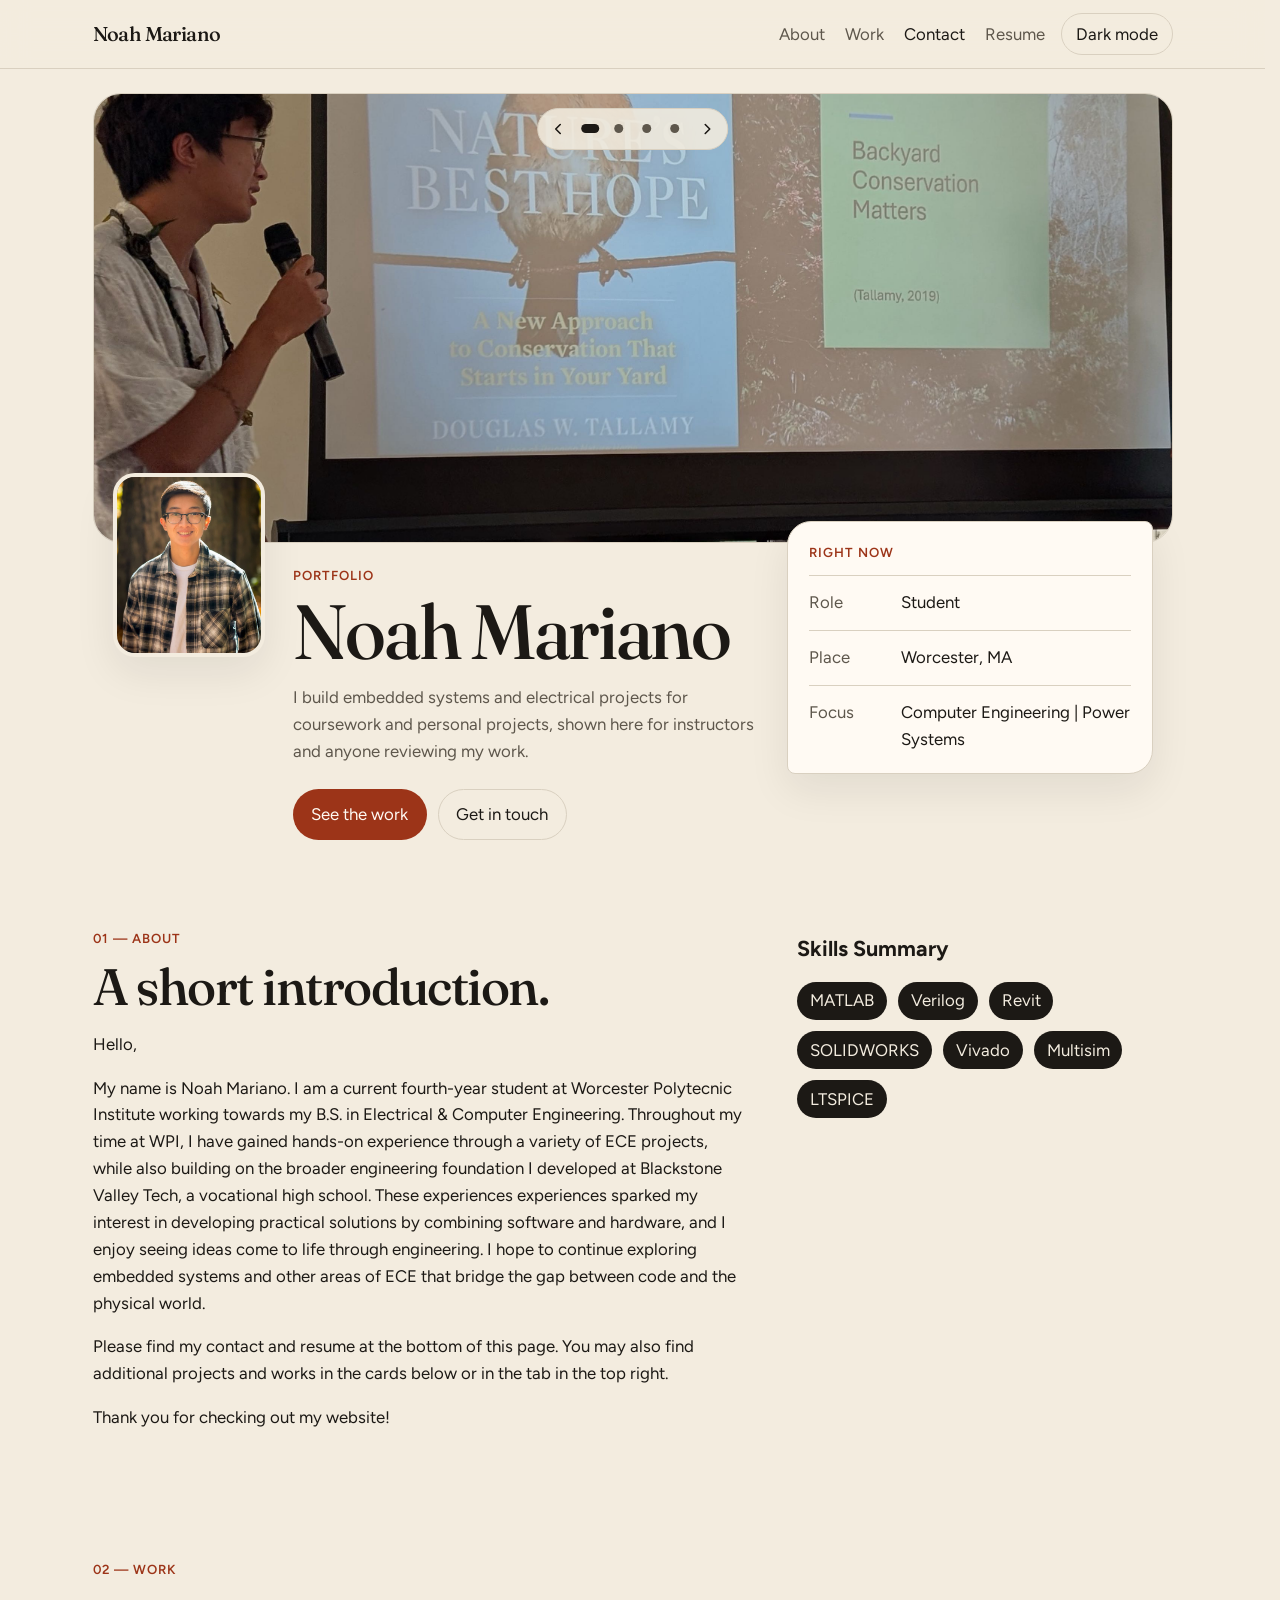
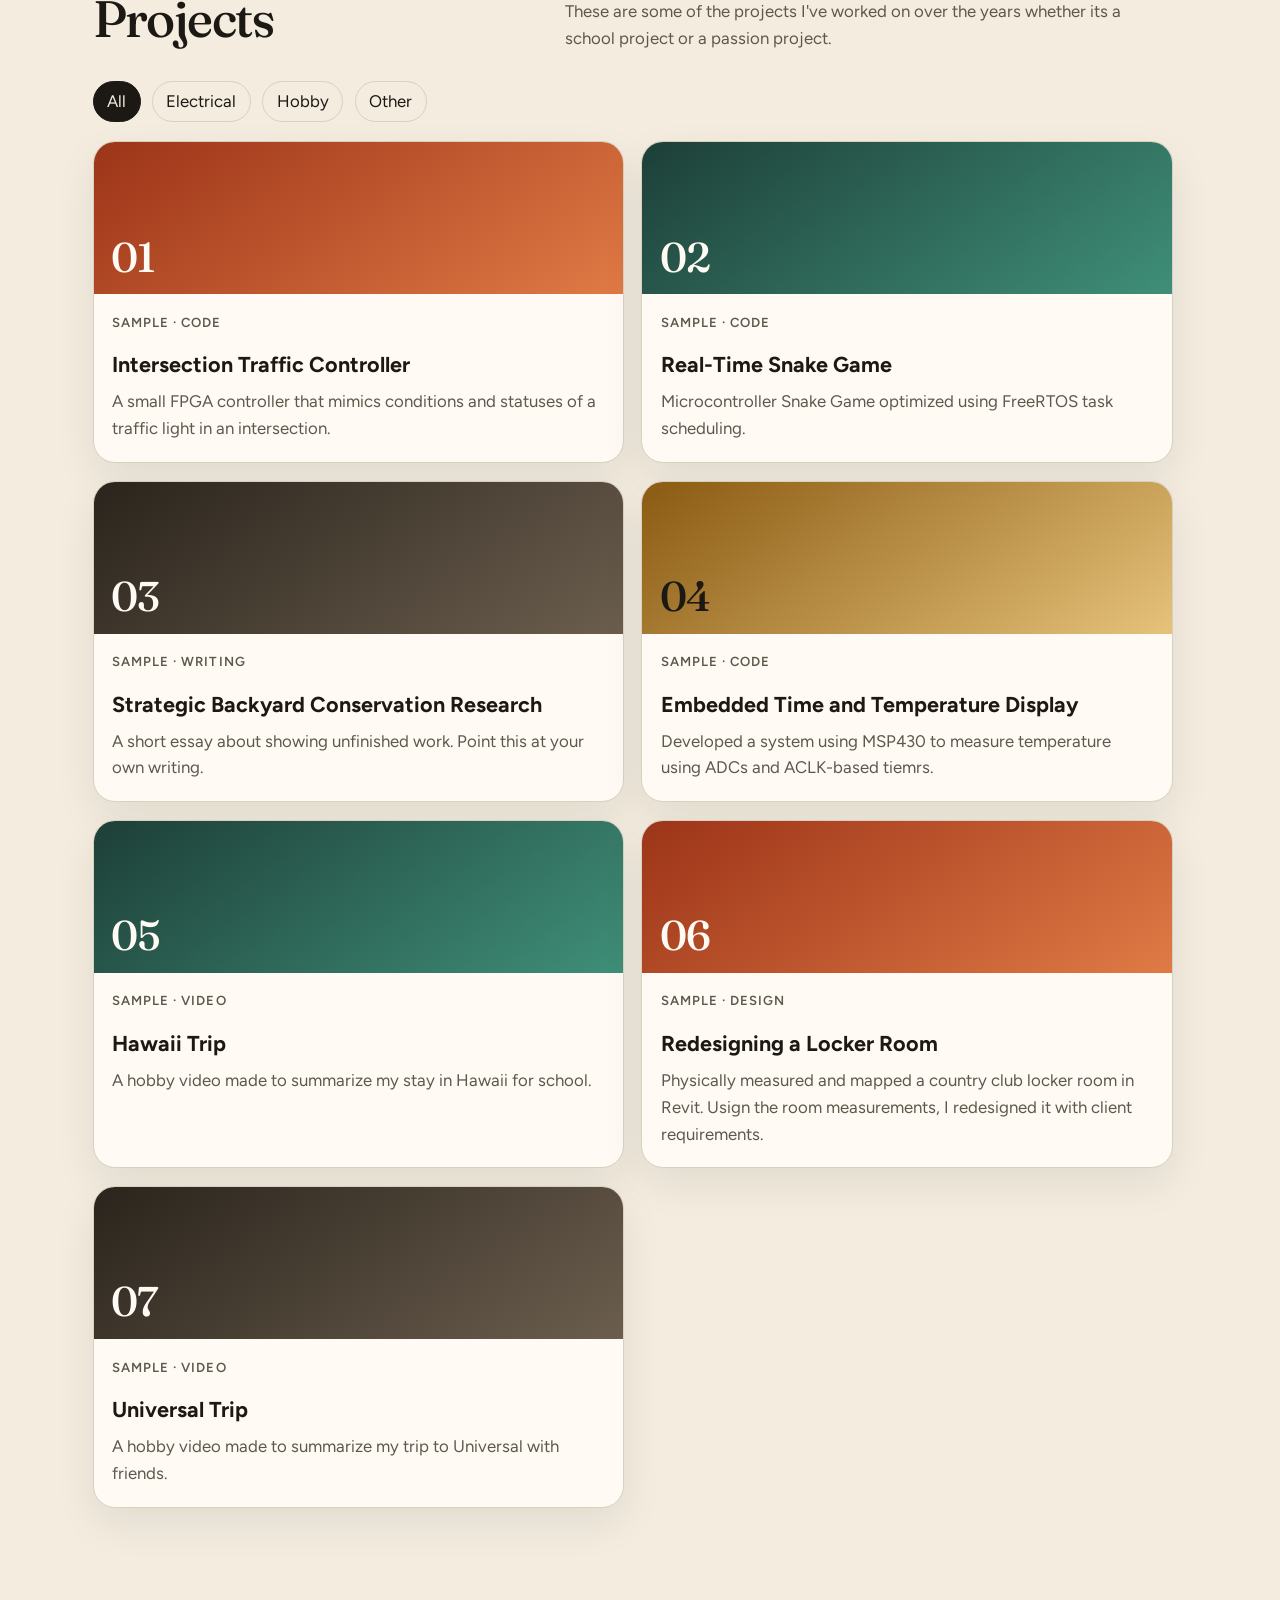
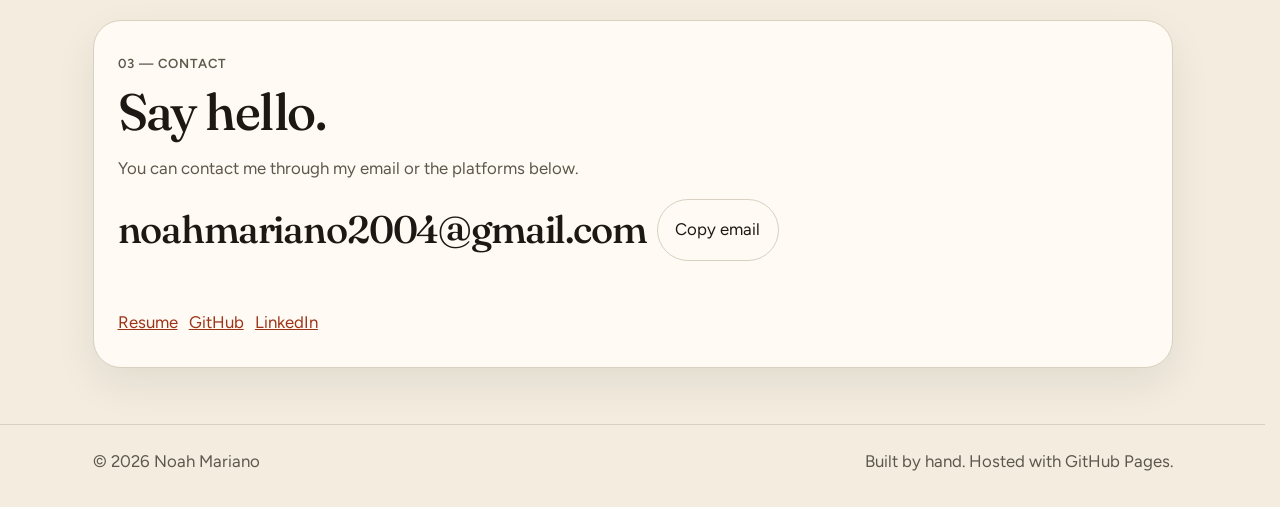
<file: index.html>
<!DOCTYPE html>
<html lang="en">
  <head>
    <meta charset="UTF-8">
    <meta name="viewport" content="width=device-width, initial-scale=1">
    <title>Noah Mariano — Portfolio</title>
    <meta name="description" content="A personal portfolio.">
    <link rel="icon" href="favicon.svg" type="image/svg+xml">
    <link rel="preconnect" href="https://fonts.googleapis.com">
    <link rel="preconnect" href="https://fonts.gstatic.com" crossorigin>
    <link href="https://fonts.googleapis.com/css2?family=Figtree:wght@400;500;600&family=Fraunces:opsz,wght@9..144,500;9..144,620&display=swap" rel="stylesheet">
    <link rel="stylesheet" href="css/styles.css">
    <!--
      This runs before the page paints so the theme does not flash.
      The rest of the behavior lives in js/main.js.
    -->
    <script>
      try {
        var savedTheme = localStorage.getItem("theme");
        var prefersDark = window.matchMedia("(prefers-color-scheme: dark)").matches;
        document.documentElement.dataset.theme = savedTheme || (prefersDark ? "dark" : "light");
      } catch (error) {
        document.documentElement.dataset.theme = "light";
      }
    </script>
  </head>
  <body>
    <a class="skip-link" href="#about">Skip to content</a>

    <header class="site-header">
      <div class="wrap header-inner">
        <a class="wordmark" href="#top">Noah Mariano</a>
        <nav id="site-nav" class="nav" data-nav aria-label="Sections">
          <a href="#about">About</a>
          <a href="#work">Work</a>
          <a href="#contact">Contact</a>
          <a href="resume.html">Resume</a>
        </nav>
        <div class="header-actions">
          <button class="menu-toggle" type="button" data-menu-toggle aria-expanded="false" aria-controls="site-nav">
            Menu
          </button>
          <button class="theme-toggle" type="button" data-theme-toggle aria-pressed="false">
            Dark mode
          </button>
        </div>
      </div>
    </header>

    <main id="top">
      <section class="hero">
        <div class="wrap">
          <!--
            Add another banner by copying a banner-slide line and changing its src and alt.
            The arrows and dots work for however many slides are listed here.
          -->
          <div class="hero-banner" data-banner>
            <img class="banner-slide is-active" data-banner-slide src="images/banner.jpg" alt="Me presenting the Strategic Backyard Conservation Project">
            <img class="banner-slide" data-banner-slide src="images/banner-img2.jpg" alt="MOSFET switching application lab: PWM motor speed controller">
            <img class="banner-slide banner-3" data-banner-slide src="images/banner-img3.jpg" alt="Snake Game optimized with FreeRTOS">
            <img class="banner-slide" data-banner-slide src="images/banner-img4.png" alt="SkillsUSA States 2023 Bronze">
            <div class="banner-controls">
              <button class="banner-arrow" type="button" data-banner-prev aria-label="Previous banner">
                <svg viewBox="0 0 16 16" width="16" height="16" aria-hidden="true"><path d="M10 3.5 L5.5 8 L10 12.5" fill="none" stroke="currentColor" stroke-width="1.6" stroke-linecap="round" stroke-linejoin="round"/></svg>
              </button>
              <div class="banner-dots" data-banner-dots></div>
              <button class="banner-arrow" type="button" data-banner-next aria-label="Next banner">
                <svg viewBox="0 0 16 16" width="16" height="16" aria-hidden="true"><path d="M6 3.5 L10.5 8 L6 12.5" fill="none" stroke="currentColor" stroke-width="1.6" stroke-linecap="round" stroke-linejoin="round"/></svg>
              </button>
            </div>
          </div>
          <div class="hero-grid">
            <img class="portrait" src="images/portrait.jpg" alt="Noah Mariano" width="152" height="184">
            <div>
            <p class="eyebrow">Portfolio</p>
            <h1>Noah Mariano</h1>
            <p class="lede">
              I build embedded systems and electrical projects for coursework and personal projects, shown here for instructors and anyone reviewing my work.
            </p>
            <div class="hero-actions">
              <a class="button button-primary" href="#work">See the work</a>
              <a class="button button-secondary" href="#contact">Get in touch</a>
            </div>
          </div>
          <aside class="now-card">
            <p class="eyebrow">Right now</p>
            <dl>
              <div>
                <dt>Role</dt>
                <dd>Student</dd>
              </div>
              <div>
                <dt>Place</dt>
                <dd>Worcester, MA</dd>
              </div>
              <div>
                <dt>Focus</dt>
                <dd>Computer Engineering | Power Systems</dd>
              </div>
            </dl>
          </aside>
          </div>
        </div>
      </section>

      <section id="about" class="section">
        <div class="wrap split">
          <div>
            <p class="index">01 — About</p>
            <h2>A short introduction.</h2>
            <p>
              Hello,
            </p>
            <p>
              My name is Noah Mariano. I am a current fourth-year student at Worcester Polytecnic Institute working towards my B.S. in Electrical & Computer Engineering. 
              Throughout my time at WPI, I have gained hands-on experience through a variety of ECE projects, while also building on the broader engineering foundation I developed
              at Blackstone Valley Tech, a vocational high school. These experiences experiences sparked my interest in developing practical solutions by combining software and hardware,
              and I enjoy seeing ideas come to life through engineering. I hope to continue exploring embedded systems and other areas of ECE that bridge the gap between code and the physical world.
            </p>
            <p>
              Please find my contact and resume at the bottom of this page. You may also find additional projects and works in the cards below or in the tab in the top right.
            </p>
            <p>
              Thank you for checking out my website!
            </p>
          </div>
          <div>
            <h3 class="subhead">Skills Summary</h3>
            <ul class="chips">
              <li>MATLAB</li>
              <li>Verilog</li>
              <li>Revit</li>
              <li>SOLIDWORKS</li>
              <li>Vivado</li>
              <li>Multisim</li>
              <li>LTSPICE</li>
            </ul>
          </div>
        </div>
      </section>

      <section id="work" class="section">
        <div class="wrap">
          <p class="index">02 — Work</p>
          <div class="section-heading">
            <h2>Projects</h2>
            <p>These are some of the projects I've worked on over the years whether its a school project or a passion project.</p>
          </div>

          <div class="filters" role="group" aria-label="Filter projects">
            <button class="filter is-active" type="button" data-filter="all" aria-pressed="true">All</button>
            <button class="filter" type="button" data-filter="electrical" aria-pressed="false">Electrical</button>
            <button class="filter" type="button" data-filter="hobby" aria-pressed="false">Hobby</button>
            <button class="filter" type="button" data-filter="other" aria-pressed="false">Other</button>
          </div>

          <div class="work-grid">
            <a class="card" href="projects/itc.html" data-category="electrical">
              <div class="card-cover tone-rust" aria-hidden="true"><span>01</span></div>
              <div class="card-body">
                <p class="eyebrow">Sample · Code</p>
                <h3>Intersection Traffic Controller</h3>
                <p>A small FPGA controller that mimics conditions and statuses of a traffic light in an intersection.</p>
              </div>
            </a>

            <a class="card" href="projects/rtsg.html" data-category="electrical">
              <div class="card-cover tone-green" aria-hidden="true"><span>02</span></div>
              <div class="card-body">
                <p class="eyebrow">Sample · Code</p>
                <h3>Real-Time Snake Game</h3>
                <p>Microcontroller Snake Game optimized using FreeRTOS task scheduling.</p>
              </div>
            </a>

            <a class="card" href="projects/iqp.html" data-category="other">
              <div class="card-cover tone-ink" aria-hidden="true"><span>03</span></div>
              <div class="card-body">
                <p class="eyebrow">Sample · Writing</p>
                <h3>Strategic Backyard Conservation Research</h3>
                <p>A short essay about showing unfinished work. Point this at your own writing.</p>
              </div>
            </a>

            <a class="card" href="projects/tempDisp.html" data-category="electrical">
              <div class="card-cover tone-gold" aria-hidden="true"><span>04</span></div>
              <div class="card-body">
                <p class="eyebrow">Sample · Code</p>
                <h3>Embedded Time and Temperature Display</h3>
                <p>Developed a system using MSP430 to measure temperature using ADCs and ACLK-based tiemrs.</p>
              </div>
            </a>

            <a class="card" href="projects/hawaii.html" data-category="hobby">
              <div class="card-cover tone-green" aria-hidden="true"><span>05</span></div>
              <div class="card-body">
                <p class="eyebrow">Sample · Video</p>
                <h3>Hawaii Trip</h3>
                <p>A hobby video made to summarize my stay in Hawaii for school.</p>
              </div>
            </a>

            <a class="card" href="projects/locker.html" data-category="other">
              <div class="card-cover tone-rust" aria-hidden="true"><span>06</span></div>
              <div class="card-body">
                <p class="eyebrow">Sample · Design</p>
                <h3>Redesigning a Locker Room</h3>
                <p>Physically measured and mapped a country club locker room in Revit. Usign the room measurements, I redesigned it with client requirements.</p>
              </div>
            </a>

            <a class="card" href="projects/universal.html" data-category="other">
              <div class="card-cover tone-ink" aria-hidden="true"><span>07</span></div>
              <div class="card-body">
                <p class="eyebrow">Sample · Video</p>
                <h3>Universal Trip</h3>
                <p>A hobby video made to summarize my trip to Universal with friends.</p>
              </div>
            </a>
          </div>
          <p class="empty-note" data-empty hidden>Nothing in this category yet. Add a project with this tag, or choose another filter.</p>
        </div>
      </section>

      <section id="contact" class="section">
        <div class="wrap contact-panel">
          <p class="index">03 — Contact</p>
          <h2>Say hello.</h2>
          <p>You can contact me through my email or the platforms below.</p>
          <div class="email-row">
            <a class="email" data-email href="mailto:noahmariano2004@gmail.com">noahmariano2004@gmail.com</a>
            <button class="button button-secondary" type="button" data-copy>Copy email</button>
          </div>
          <p class="copy-status" data-copy-status aria-live="polite"></p>
          <ul class="link-list">
            <li><a href="resume.html">Resume</a></li>
            <li><a href="https://github.com/" target="_blank" rel="noreferrer">GitHub</a></li>
            <li><a href="https://www.linkedin.com/" target="_blank" rel="noreferrer">LinkedIn</a></li>
          </ul>
        </div>
      </section>
    </main>

    <footer class="site-footer">
      <div class="wrap footer-inner">
        <p>© <span data-year>2026</span> Noah Mariano</p>
        <p>Built by hand. Hosted with GitHub Pages.</p>
      </div>
    </footer>

    <script src="js/main.js"></script>
  </body>
</html>
</file>
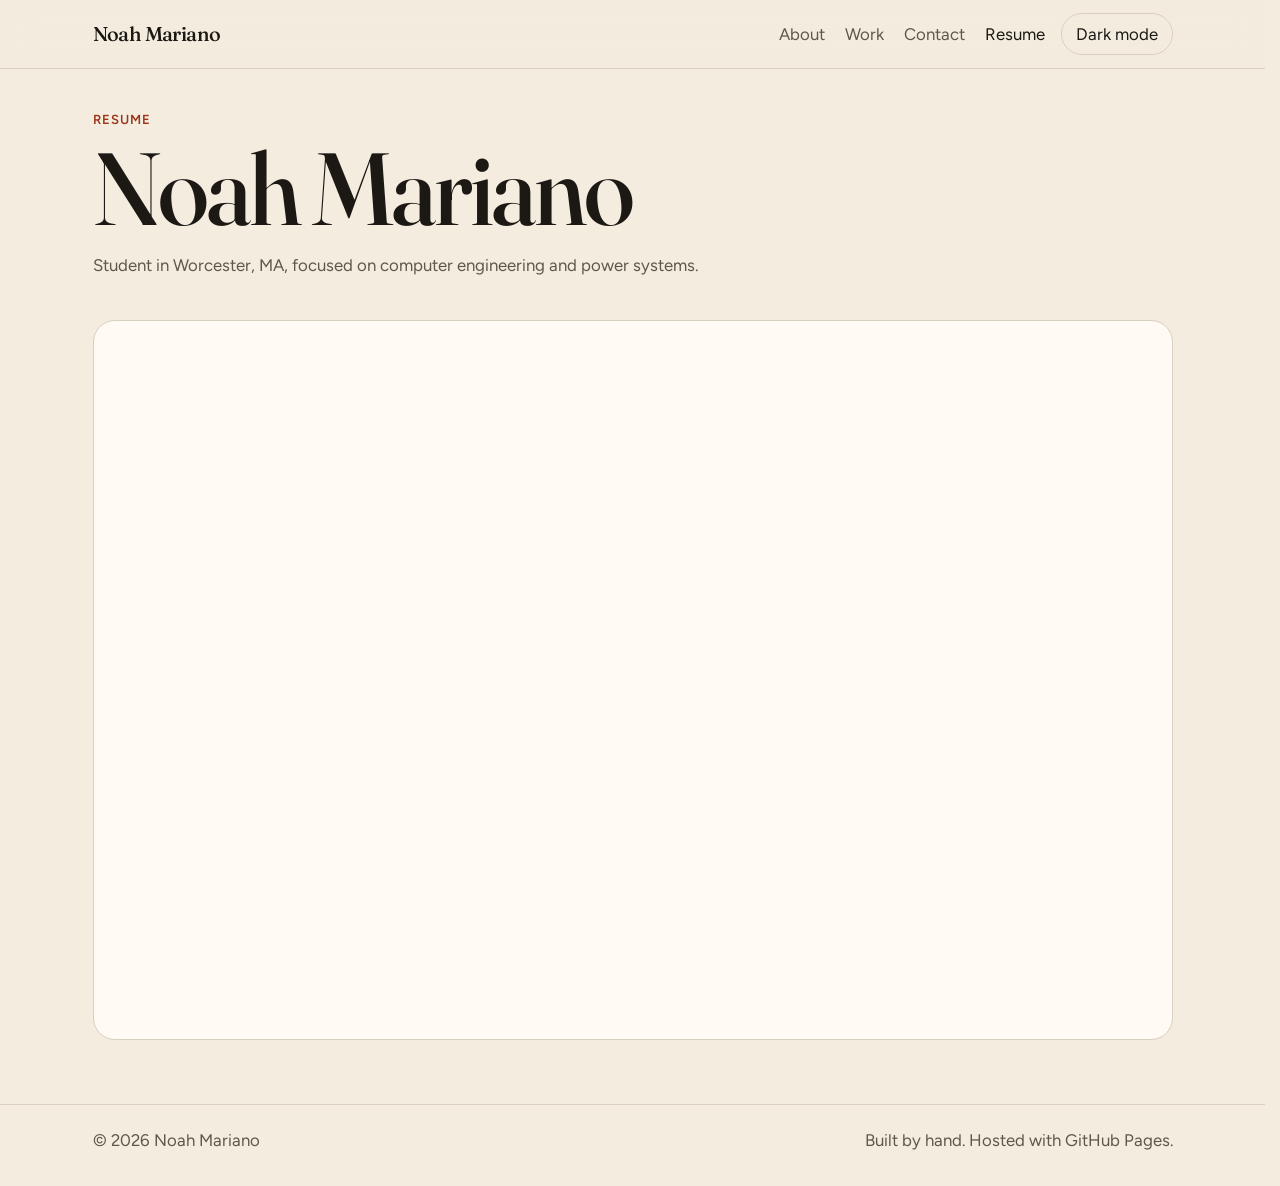
<file: resume.html>
<!DOCTYPE html>
<html lang="en">
  <head>
    <meta charset="UTF-8">
    <meta name="viewport" content="width=device-width, initial-scale=1">
    <title>Noah Mariano — Resume</title>
    <meta name="description" content="Resume for Noah Mariano.">
    <link rel="icon" href="favicon.svg" type="image/svg+xml">
    <link rel="preconnect" href="https://fonts.googleapis.com">
    <link rel="preconnect" href="https://fonts.gstatic.com" crossorigin>
    <link href="https://fonts.googleapis.com/css2?family=Figtree:wght@400;500;600&family=Fraunces:opsz,wght@9..144,500;9..144,620&display=swap" rel="stylesheet">
    <link rel="stylesheet" href="css/styles.css">
    <script>
      try {
        var savedTheme = localStorage.getItem("theme");
        var prefersDark = window.matchMedia("(prefers-color-scheme: dark)").matches;
        document.documentElement.dataset.theme = savedTheme || (prefersDark ? "dark" : "light");
      } catch (error) {
        document.documentElement.dataset.theme = "light";
      }
    </script>
  </head>
  <body>
    <a class="skip-link" href="#resume">Skip to content</a>

    <header class="site-header">
      <div class="wrap header-inner">
        <a class="wordmark" href="index.html">Noah Mariano</a>
        <nav id="site-nav" class="nav" data-nav aria-label="Sections">
          <a href="index.html#about">About</a>
          <a href="index.html#work">Work</a>
          <a href="index.html#contact">Contact</a>
          <a href="resume.html" aria-current="page">Resume</a>
        </nav>
        <div class="header-actions">
          <button class="menu-toggle" type="button" data-menu-toggle aria-expanded="false" aria-controls="site-nav">
            Menu
          </button>
          <button class="theme-toggle" type="button" data-theme-toggle aria-pressed="false">
            Dark mode
          </button>
        </div>
      </div>
    </header>

    <main id="resume" class="wrap section resume-page">
      <p class="eyebrow">Resume</p>
      <h1>Noah Mariano</h1>
      <p class="lede">Student in Worcester, MA, focused on computer engineering and power systems.</p>
      <p data-resume-missing>
        Save your resume PDF in this folder as <code>resume.pdf</code>. This page will show it here.
      </p>
      <iframe class="resume-frame" data-resume-embed src="resume.pdf" title="Noah Mariano resume" hidden></iframe>
    </main>

    <footer class="site-footer">
      <div class="wrap footer-inner">
        <p>© <span data-year>2026</span> Noah Mariano</p>
        <p>Built by hand. Hosted with GitHub Pages.</p>
      </div>
    </footer>

    <script src="js/main.js"></script>
  </body>
</html>
</file>
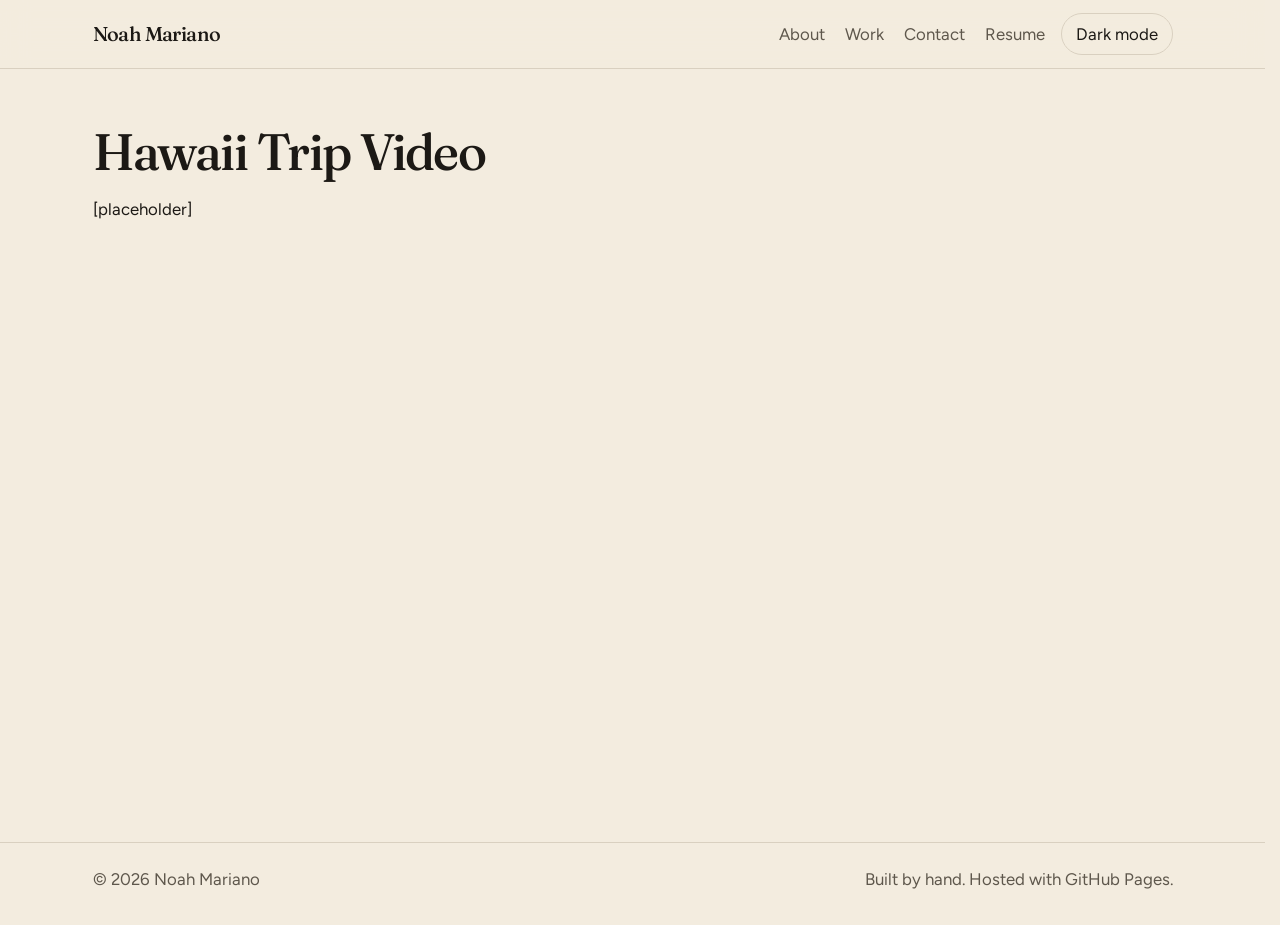
<file: projects/hawaii.html>
<!DOCTYPE html>
<html lang="en">
  <head>
    <meta charset="UTF-8">
    <meta name="viewport" content="width=device-width, initial-scale=1">
    <title>Hawaii Trip Video</title>
    <link rel="icon" href="../favicon.svg" type="image/svg+xml">
    <link rel="preconnect" href="https://fonts.googleapis.com">
    <link rel="preconnect" href="https://fonts.gstatic.com" crossorigin>
    <link href="https://fonts.googleapis.com/css2?family=Figtree:wght@400;500;600&family=Fraunces:opsz,wght@9..144,500;9..144,620&display=swap" rel="stylesheet">
    <link rel="stylesheet" href="../css/styles.css">
    <script>
      try {
        var savedTheme = localStorage.getItem("theme");
        var prefersDark = window.matchMedia("(prefers-color-scheme: dark)").matches;
        document.documentElement.dataset.theme = savedTheme || (prefersDark ? "dark" : "light");
      } catch (error) {
        document.documentElement.dataset.theme = "light";
      }
    </script>
  </head>
  <body>
    <a class="skip-link" href="#content">Skip to content</a>

    <header class="site-header">
      <div class="wrap header-inner">
        <a class="wordmark" href="../index.html">Noah Mariano</a>
        <nav id="site-nav" class="nav" data-nav aria-label="Sections">
          <a href="../index.html#about">About</a>
          <a href="../index.html#work">Work</a>
          <a href="../index.html#contact">Contact</a>
          <a href="../resume.html">Resume</a>
        </nav>
        <div class="header-actions">
          <button class="menu-toggle" type="button" data-menu-toggle aria-expanded="false" aria-controls="site-nav">
            Menu
          </button>
          <button class="theme-toggle" type="button" data-theme-toggle aria-pressed="false">
            Dark mode
          </button>
        </div>
      </div>
    </header>

    <main id="content" class="wrap section">
      <h2>Hawaii Trip Video</h2>
      <p>[placeholder]</p>

      <div class="video">
        <iframe
            src="https://www.youtube.com/embed/Cz4uDkuIKiA"
            title="Hawaii Trip"
            allow="accelerometer; autoplay; clipboard-write; encrypted-media; gyroscope; picture-in-picture; web-share"
            allowfullscreen>
        </iframe>
      </div>
    </main>
    <footer class="site-footer">
      <div class="wrap footer-inner">
        <p>© <span data-year>2026</span> Noah Mariano</p>
        <p>Built by hand. Hosted with GitHub Pages.</p>
      </div>
    </footer>

    <script src="../js/main.js"></script>
  </body>
</html>
</file>
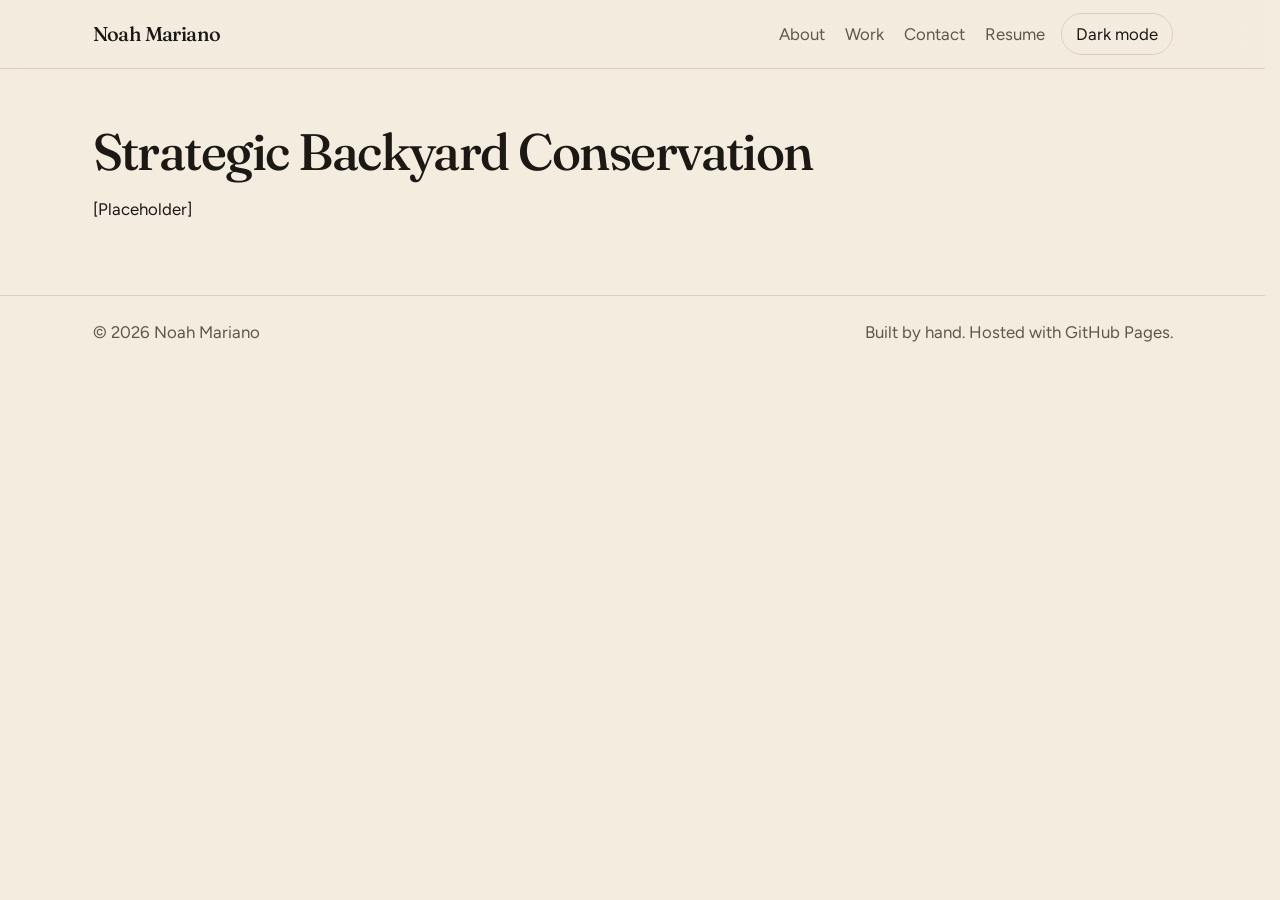
<file: projects/iqp.html>
<!DOCTYPE html>
<html lang="en">
  <head>
    <meta charset="UTF-8">
    <meta name="viewport" content="width=device-width, initial-scale=1">
    <title>Strategeic Backyard Conservation</title>
    <link rel="icon" href="../favicon.svg" type="image/svg+xml">
    <link rel="preconnect" href="https://fonts.googleapis.com">
    <link rel="preconnect" href="https://fonts.gstatic.com" crossorigin>
    <link href="https://fonts.googleapis.com/css2?family=Figtree:wght@400;500;600&family=Fraunces:opsz,wght@9..144,500;9..144,620&display=swap" rel="stylesheet">
    <link rel="stylesheet" href="../css/styles.css">
    <script>
      try {
        var savedTheme = localStorage.getItem("theme");
        var prefersDark = window.matchMedia("(prefers-color-scheme: dark)").matches;
        document.documentElement.dataset.theme = savedTheme || (prefersDark ? "dark" : "light");
      } catch (error) {
        document.documentElement.dataset.theme = "light";
      }
    </script>
  </head>
  <body>
    <a class="skip-link" href="#content">Skip to content</a>

    <header class="site-header">
      <div class="wrap header-inner">
        <a class="wordmark" href="../index.html">Noah Mariano</a>
        <nav id="site-nav" class="nav" data-nav aria-label="Sections">
          <a href="../index.html#about">About</a>
          <a href="../index.html#work">Work</a>
          <a href="../index.html#contact">Contact</a>
          <a href="../resume.html">Resume</a>
        </nav>
        <div class="header-actions">
          <button class="menu-toggle" type="button" data-menu-toggle aria-expanded="false" aria-controls="site-nav">
            Menu
          </button>
          <button class="theme-toggle" type="button" data-theme-toggle aria-pressed="false">
            Dark mode
          </button>
        </div>
      </div>
    </header>

    <main id="content" class="wrap section">
      <h2>Strategic Backyard Conservation</h2>
      <p>[Placeholder]</p>
    </main>
    <footer class="site-footer">
      <div class="wrap footer-inner">
        <p>© <span data-year>2026</span> Noah Mariano</p>
        <p>Built by hand. Hosted with GitHub Pages.</p>
      </div>
    </footer>

    <script src="../js/main.js"></script>
  </body>
</html>
</file>
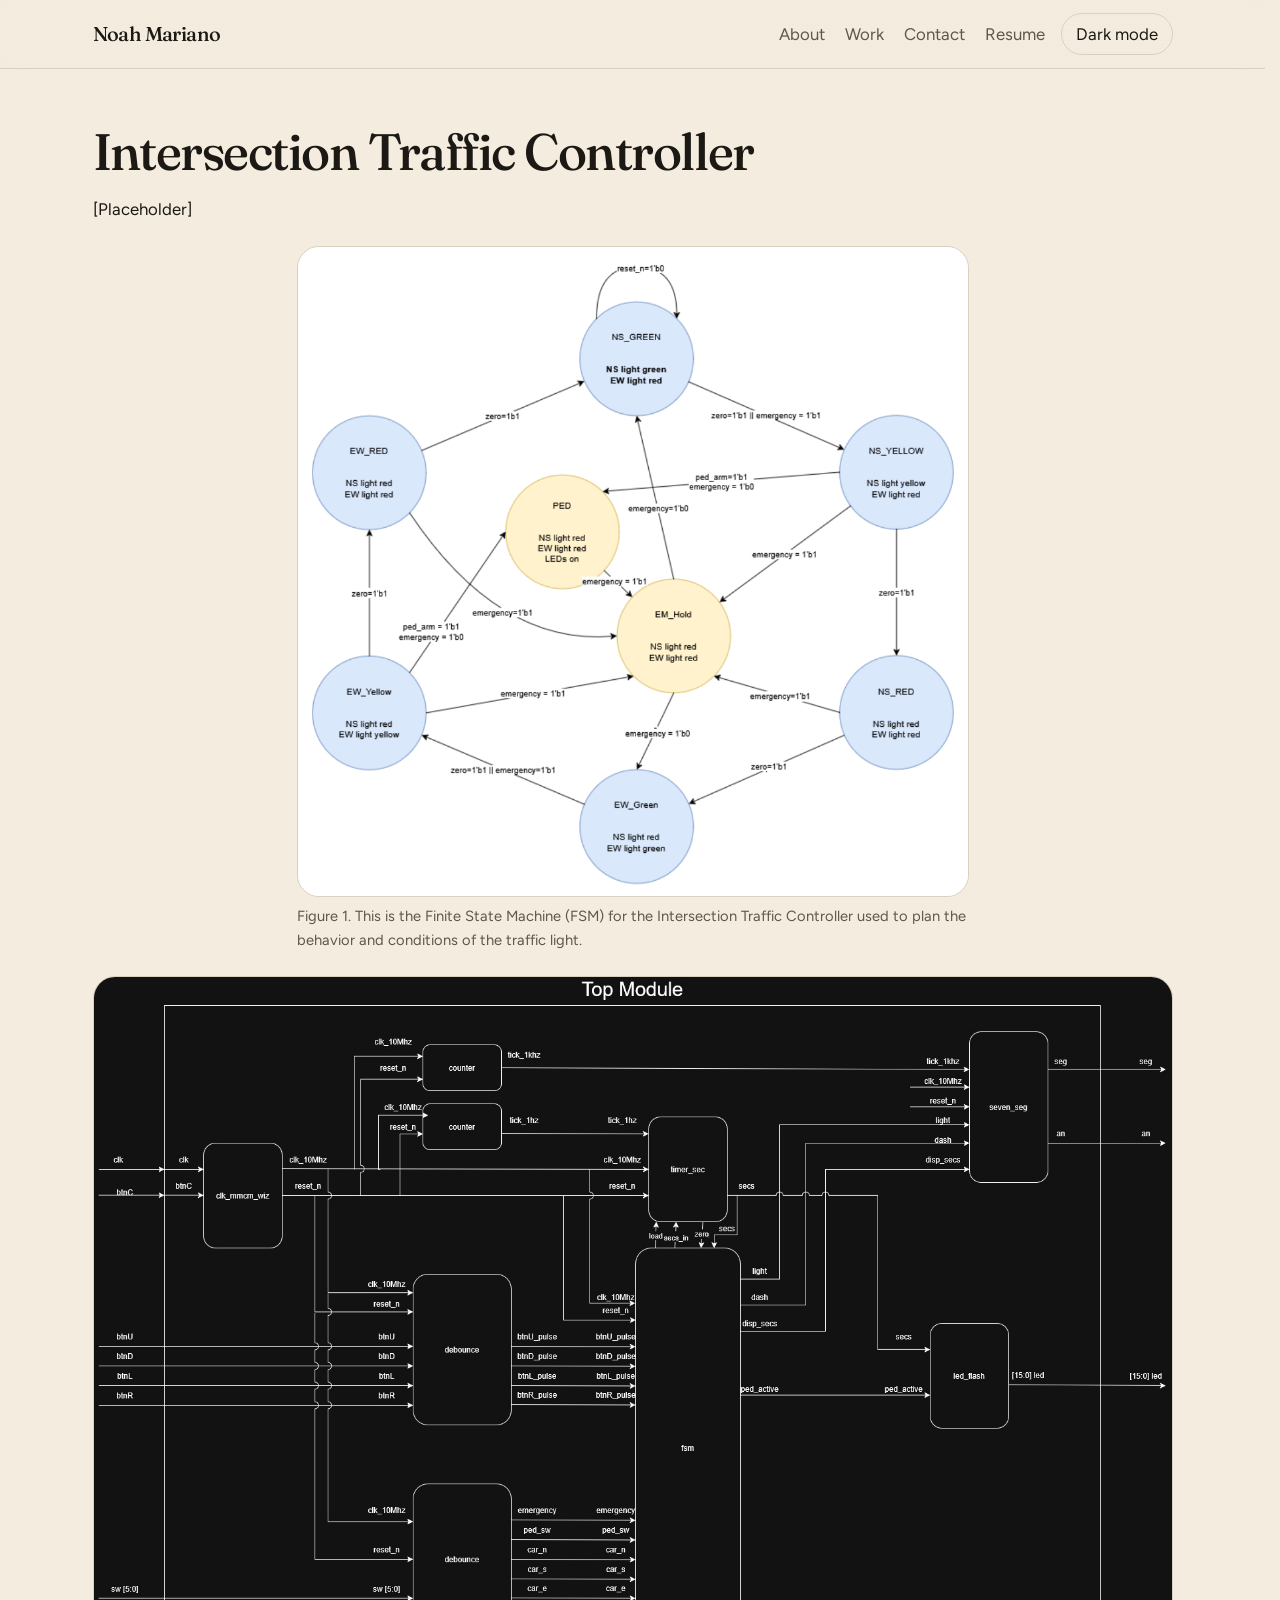
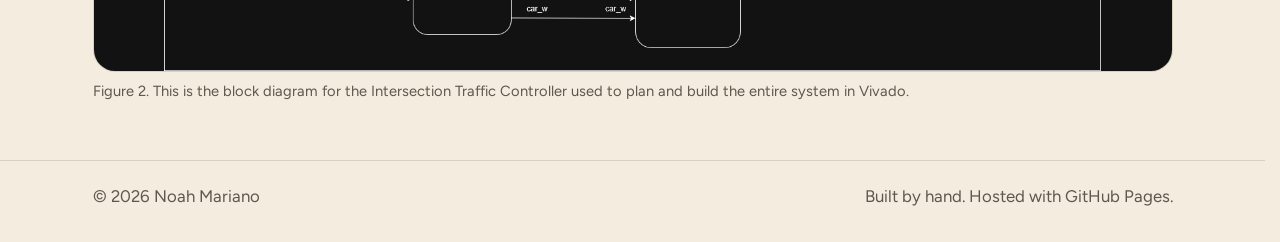
<file: projects/itc.html>
<!DOCTYPE html>
<html lang="en">
  <head>
    <meta charset="UTF-8">
    <meta name="viewport" content="width=device-width, initial-scale=1">
    <title>Intersection Traffic Controller</title>
    <link rel="icon" href="../favicon.svg" type="image/svg+xml">
    <link rel="preconnect" href="https://fonts.googleapis.com">
    <link rel="preconnect" href="https://fonts.gstatic.com" crossorigin>
    <link href="https://fonts.googleapis.com/css2?family=Figtree:wght@400;500;600&family=Fraunces:opsz,wght@9..144,500;9..144,620&display=swap" rel="stylesheet">
    <link rel="stylesheet" href="../css/styles.css">
    <script>
      try {
        var savedTheme = localStorage.getItem("theme");
        var prefersDark = window.matchMedia("(prefers-color-scheme: dark)").matches;
        document.documentElement.dataset.theme = savedTheme || (prefersDark ? "dark" : "light");
      } catch (error) {
        document.documentElement.dataset.theme = "light";
      }
    </script>
  </head>
  <body>
    <a class="skip-link" href="#content">Skip to content</a>

    <header class="site-header">
      <div class="wrap header-inner">
        <a class="wordmark" href="../index.html">Noah Mariano</a>
        <nav id="site-nav" class="nav" data-nav aria-label="Sections">
          <a href="../index.html#about">About</a>
          <a href="../index.html#work">Work</a>
          <a href="../index.html#contact">Contact</a>
          <a href="../resume.html">Resume</a>
        </nav>
        <div class="header-actions">
          <button class="menu-toggle" type="button" data-menu-toggle aria-expanded="false" aria-controls="site-nav">
            Menu
          </button>
          <button class="theme-toggle" type="button" data-theme-toggle aria-pressed="false">
            Dark mode
          </button>
        </div>
      </div>
    </header>

    <main id="content" class="wrap section">
      <h2>Intersection Traffic Controller</h2>
      <p>[Placeholder]</p>
      <!--
        Copy this figure for each photo.
        Save the image in the images folder, then change src and alt.
        From a file in projects/, the path starts with ../images/
      -->
      <figure class="project-figure itc">
        <img src="../images/fsm_ece3829final.png" alt="Finite State Machine of the Intersection Traffic Controller">
        <figcaption>Figure 1. This is the Finite State Machine (FSM) for the Intersection Traffic Controller used to plan the behavior and conditions of the traffic light.</figcaption>
      </figure>

      <figure class="project-figure">
        <img src="../images/BlockDiagramFinal.jpg" alt="Block diagram of the Intersection Traffic Controller">
        <figcaption>Figure 2. This is the block diagram for the Intersection Traffic Controller used to plan and build the entire system in Vivado.</figcaption>
      </figure>
      
      
    </main>
    <footer class="site-footer">
      <div class="wrap footer-inner">
        <p>© <span data-year>2026</span> Noah Mariano</p>
        <p>Built by hand. Hosted with GitHub Pages.</p>
      </div>
    </footer>

    <script src="../js/main.js"></script>
  </body>
</html>
</file>
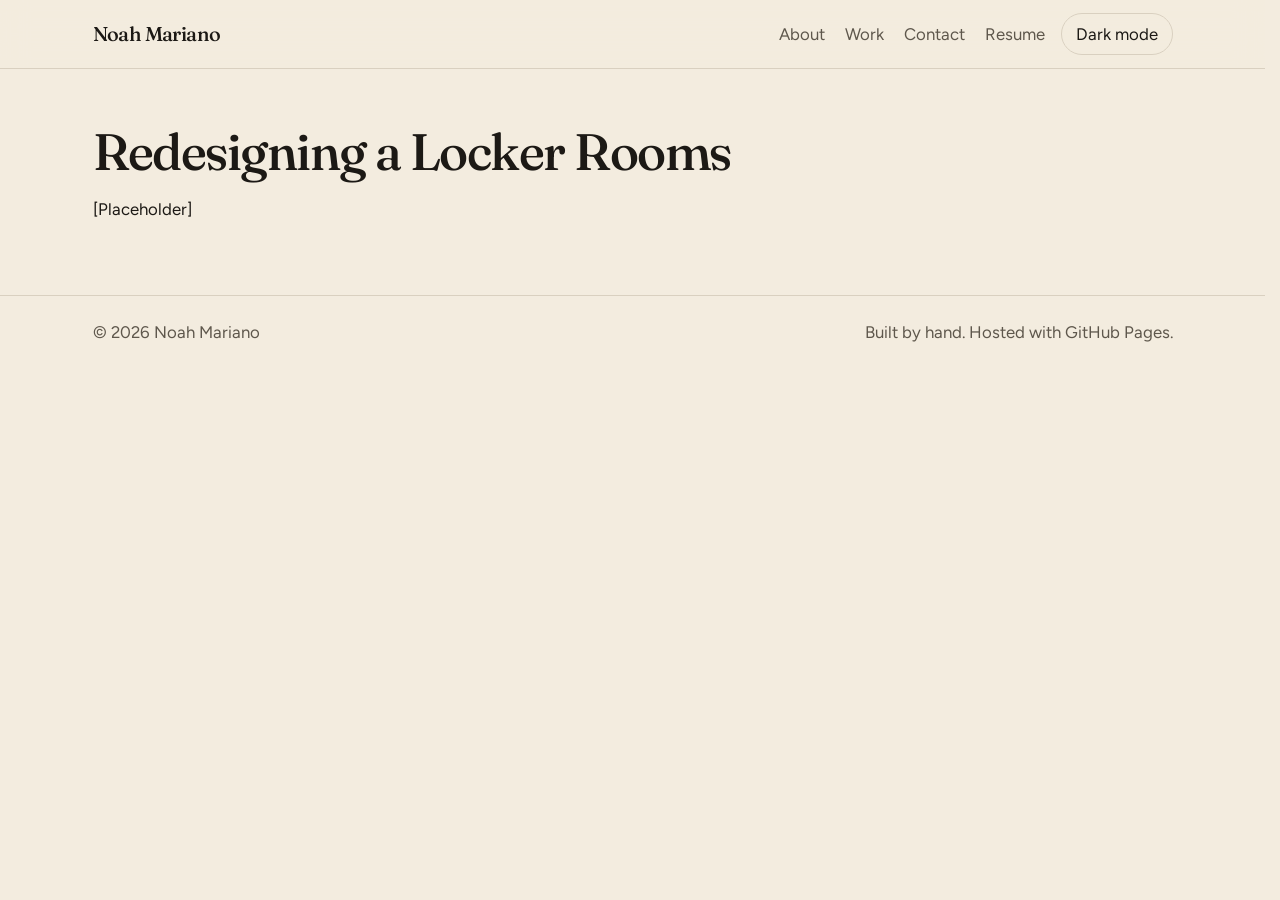
<file: projects/locker.html>
<!DOCTYPE html>
<html lang="en">
  <head>
    <meta charset="UTF-8">
    <meta name="viewport" content="width=device-width, initial-scale=1">
    <title>Redesigning a Locker Room</title>
    <link rel="icon" href="../favicon.svg" type="image/svg+xml">
    <link rel="preconnect" href="https://fonts.googleapis.com">
    <link rel="preconnect" href="https://fonts.gstatic.com" crossorigin>
    <link href="https://fonts.googleapis.com/css2?family=Figtree:wght@400;500;600&family=Fraunces:opsz,wght@9..144,500;9..144,620&display=swap" rel="stylesheet">
    <link rel="stylesheet" href="../css/styles.css">
    <script>
      try {
        var savedTheme = localStorage.getItem("theme");
        var prefersDark = window.matchMedia("(prefers-color-scheme: dark)").matches;
        document.documentElement.dataset.theme = savedTheme || (prefersDark ? "dark" : "light");
      } catch (error) {
        document.documentElement.dataset.theme = "light";
      }
    </script>
  </head>
  <body>
    <a class="skip-link" href="#content">Skip to content</a>

    <header class="site-header">
      <div class="wrap header-inner">
        <a class="wordmark" href="../index.html">Noah Mariano</a>
        <nav id="site-nav" class="nav" data-nav aria-label="Sections">
          <a href="../index.html#about">About</a>
          <a href="../index.html#work">Work</a>
          <a href="../index.html#contact">Contact</a>
          <a href="../resume.html">Resume</a>
        </nav>
        <div class="header-actions">
          <button class="menu-toggle" type="button" data-menu-toggle aria-expanded="false" aria-controls="site-nav">
            Menu
          </button>
          <button class="theme-toggle" type="button" data-theme-toggle aria-pressed="false">
            Dark mode
          </button>
        </div>
      </div>
    </header>

    <main id="content" class="wrap section">
      <h2>Redesigning a Locker Rooms</h2>
      <p>[Placeholder]</p>
    </main>
    <footer class="site-footer">
      <div class="wrap footer-inner">
        <p>© <span data-year>2026</span> Noah Mariano</p>
        <p>Built by hand. Hosted with GitHub Pages.</p>
      </div>
    </footer>

    <script src="../js/main.js"></script>
  </body>
</html>
</file>
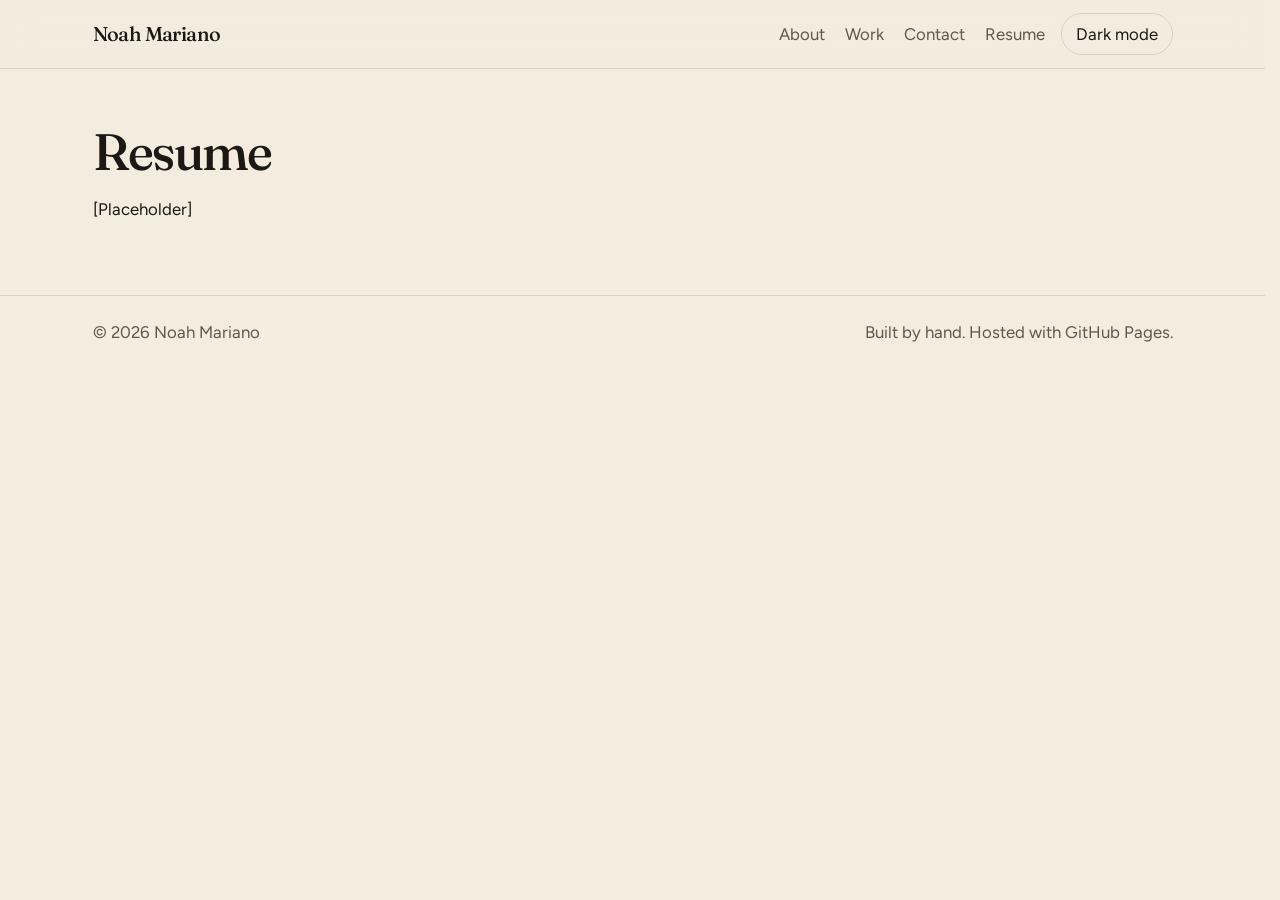
<file: projects/resume.html>
<!DOCTYPE html>
<html lang="en">
  <head>
    <meta charset="UTF-8">
    <meta name="viewport" content="width=device-width, initial-scale=1">
    <title>Intersection Traffic Controller</title>
    <link rel="icon" href="../favicon.svg" type="image/svg+xml">
    <link rel="preconnect" href="https://fonts.googleapis.com">
    <link rel="preconnect" href="https://fonts.gstatic.com" crossorigin>
    <link href="https://fonts.googleapis.com/css2?family=Figtree:wght@400;500;600&family=Fraunces:opsz,wght@9..144,500;9..144,620&display=swap" rel="stylesheet">
    <link rel="stylesheet" href="../css/styles.css">
    <script>
      try {
        var savedTheme = localStorage.getItem("theme");
        var prefersDark = window.matchMedia("(prefers-color-scheme: dark)").matches;
        document.documentElement.dataset.theme = savedTheme || (prefersDark ? "dark" : "light");
      } catch (error) {
        document.documentElement.dataset.theme = "light";
      }
    </script>
  </head>
  <body>
    <a class="skip-link" href="#content">Skip to content</a>

    <header class="site-header">
      <div class="wrap header-inner">
        <a class="wordmark" href="../index.html">Noah Mariano</a>
        <nav id="site-nav" class="nav" data-nav aria-label="Sections">
          <a href="../index.html#about">About</a>
          <a href="../index.html#work">Work</a>
          <a href="../index.html#contact">Contact</a>
          <a href="../resume.html">Resume</a>
        </nav>
        <div class="header-actions">
          <button class="menu-toggle" type="button" data-menu-toggle aria-expanded="false" aria-controls="site-nav">
            Menu
          </button>
          <button class="theme-toggle" type="button" data-theme-toggle aria-pressed="false">
            Dark mode
          </button>
        </div>
      </div>
    </header>

    <main id="content" class="wrap section">
      <h2>Resume</h2>
      <p>[Placeholder]</p>
    </main>
    <footer class="site-footer">
      <div class="wrap footer-inner">
        <p>© <span data-year>2026</span> Noah Mariano</p>
        <p>Built by hand. Hosted with GitHub Pages.</p>
      </div>
    </footer>

    <script src="../js/main.js"></script>
  </body>
</html>
</file>
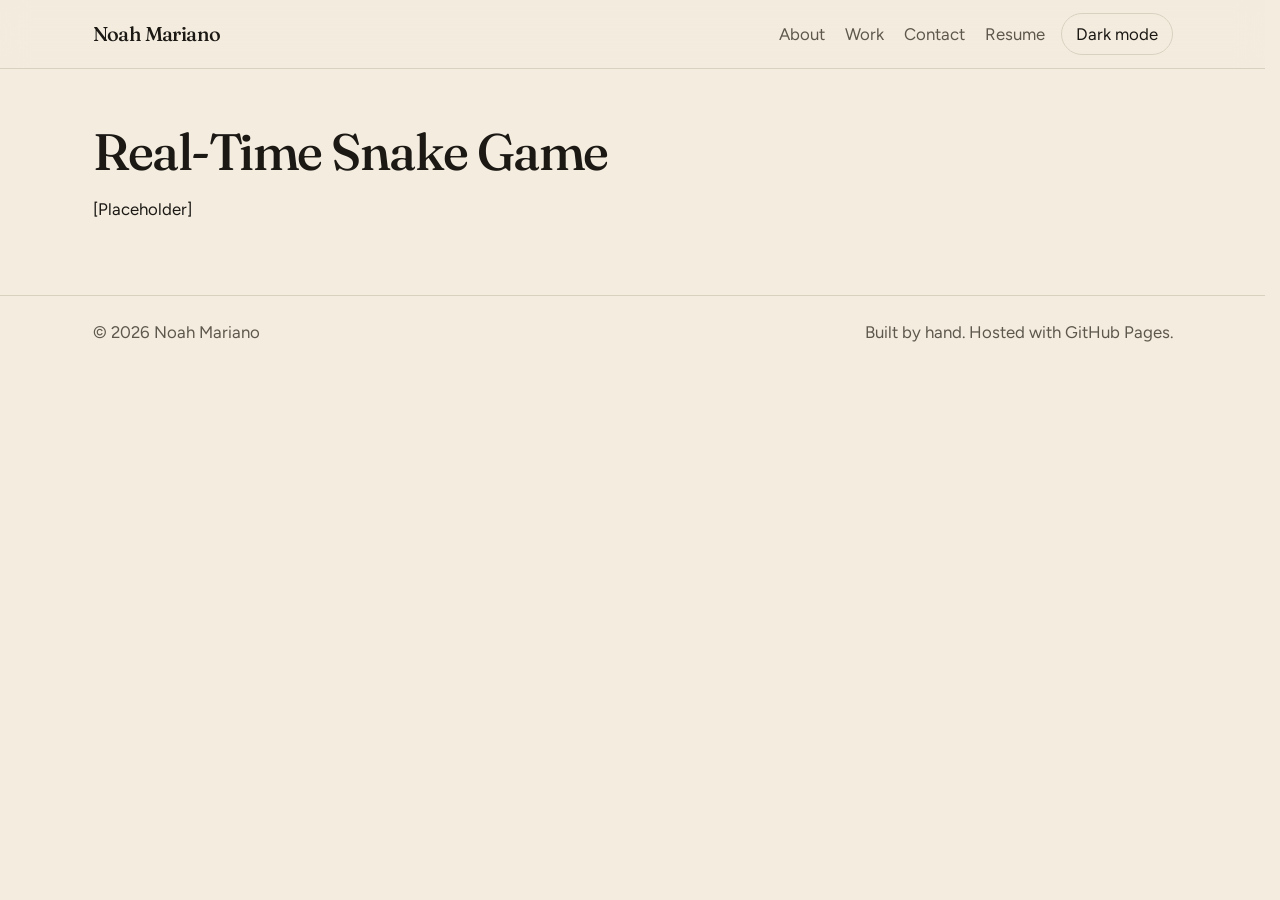
<file: projects/rtsg.html>
<!DOCTYPE html>
<html lang="en">
  <head>
    <meta charset="UTF-8">
    <meta name="viewport" content="width=device-width, initial-scale=1">
    <title>Real-Time Snake Game</title>
    <link rel="icon" href="../favicon.svg" type="image/svg+xml">
    <link rel="preconnect" href="https://fonts.googleapis.com">
    <link rel="preconnect" href="https://fonts.gstatic.com" crossorigin>
    <link href="https://fonts.googleapis.com/css2?family=Figtree:wght@400;500;600&family=Fraunces:opsz,wght@9..144,500;9..144,620&display=swap" rel="stylesheet">
    <link rel="stylesheet" href="../css/styles.css">
    <script>
      try {
        var savedTheme = localStorage.getItem("theme");
        var prefersDark = window.matchMedia("(prefers-color-scheme: dark)").matches;
        document.documentElement.dataset.theme = savedTheme || (prefersDark ? "dark" : "light");
      } catch (error) {
        document.documentElement.dataset.theme = "light";
      }
    </script>
  </head>
  <body>
    <a class="skip-link" href="#content">Skip to content</a>

    <header class="site-header">
      <div class="wrap header-inner">
        <a class="wordmark" href="../index.html">Noah Mariano</a>
        <nav id="site-nav" class="nav" data-nav aria-label="Sections">
          <a href="../index.html#about">About</a>
          <a href="../index.html#work">Work</a>
          <a href="../index.html#contact">Contact</a>
          <a href="../resume.html">Resume</a>
        </nav>
        <div class="header-actions">
          <button class="menu-toggle" type="button" data-menu-toggle aria-expanded="false" aria-controls="site-nav">
            Menu
          </button>
          <button class="theme-toggle" type="button" data-theme-toggle aria-pressed="false">
            Dark mode
          </button>
        </div>
      </div>
    </header>

    <main id="content" class="wrap section">
      <h2>Real-Time Snake Game</h2>
      <p>[Placeholder]</p>
    </main>
    <footer class="site-footer">
      <div class="wrap footer-inner">
        <p>© <span data-year>2026</span> Noah Mariano</p>
        <p>Built by hand. Hosted with GitHub Pages.</p>
      </div>
    </footer>

    <script src="../js/main.js"></script>
  </body>
</html>
</file>
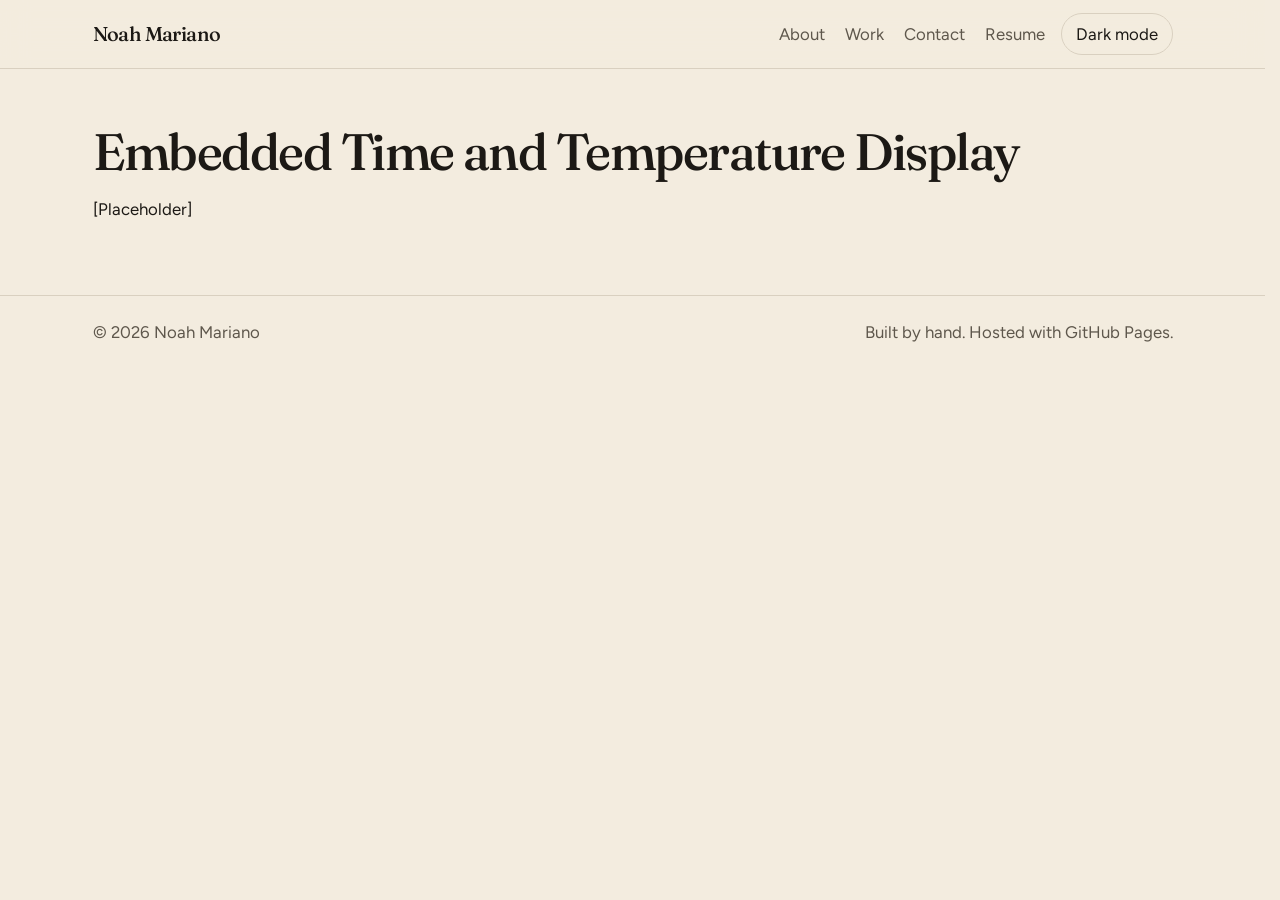
<file: projects/tempDisp.html>
<!DOCTYPE html>
<html lang="en">
  <head>
    <meta charset="UTF-8">
    <meta name="viewport" content="width=device-width, initial-scale=1">
    <title>Embedded Temperature and Time Display</title>
    <link rel="icon" href="../favicon.svg" type="image/svg+xml">
    <link rel="preconnect" href="https://fonts.googleapis.com">
    <link rel="preconnect" href="https://fonts.gstatic.com" crossorigin>
    <link href="https://fonts.googleapis.com/css2?family=Figtree:wght@400;500;600&family=Fraunces:opsz,wght@9..144,500;9..144,620&display=swap" rel="stylesheet">
    <link rel="stylesheet" href="../css/styles.css">
    <script>
      try {
        var savedTheme = localStorage.getItem("theme");
        var prefersDark = window.matchMedia("(prefers-color-scheme: dark)").matches;
        document.documentElement.dataset.theme = savedTheme || (prefersDark ? "dark" : "light");
      } catch (error) {
        document.documentElement.dataset.theme = "light";
      }
    </script>
  </head>
  <body>
    <a class="skip-link" href="#content">Skip to content</a>

    <header class="site-header">
      <div class="wrap header-inner">
        <a class="wordmark" href="../index.html">Noah Mariano</a>
        <nav id="site-nav" class="nav" data-nav aria-label="Sections">
          <a href="../index.html#about">About</a>
          <a href="../index.html#work">Work</a>
          <a href="../index.html#contact">Contact</a>
          <a href="../resume.html">Resume</a>
        </nav>
        <div class="header-actions">
          <button class="menu-toggle" type="button" data-menu-toggle aria-expanded="false" aria-controls="site-nav">
            Menu
          </button>
          <button class="theme-toggle" type="button" data-theme-toggle aria-pressed="false">
            Dark mode
          </button>
        </div>
      </div>
    </header>

    <main id="content" class="wrap section">
      <h2>Embedded Time and Temperature Display</h2>
      <p>[Placeholder]</p>
    </main>
    <footer class="site-footer">
      <div class="wrap footer-inner">
        <p>© <span data-year>2026</span> Noah Mariano</p>
        <p>Built by hand. Hosted with GitHub Pages.</p>
      </div>
    </footer>

    <script src="../js/main.js"></script>
  </body>
</html>
</file>
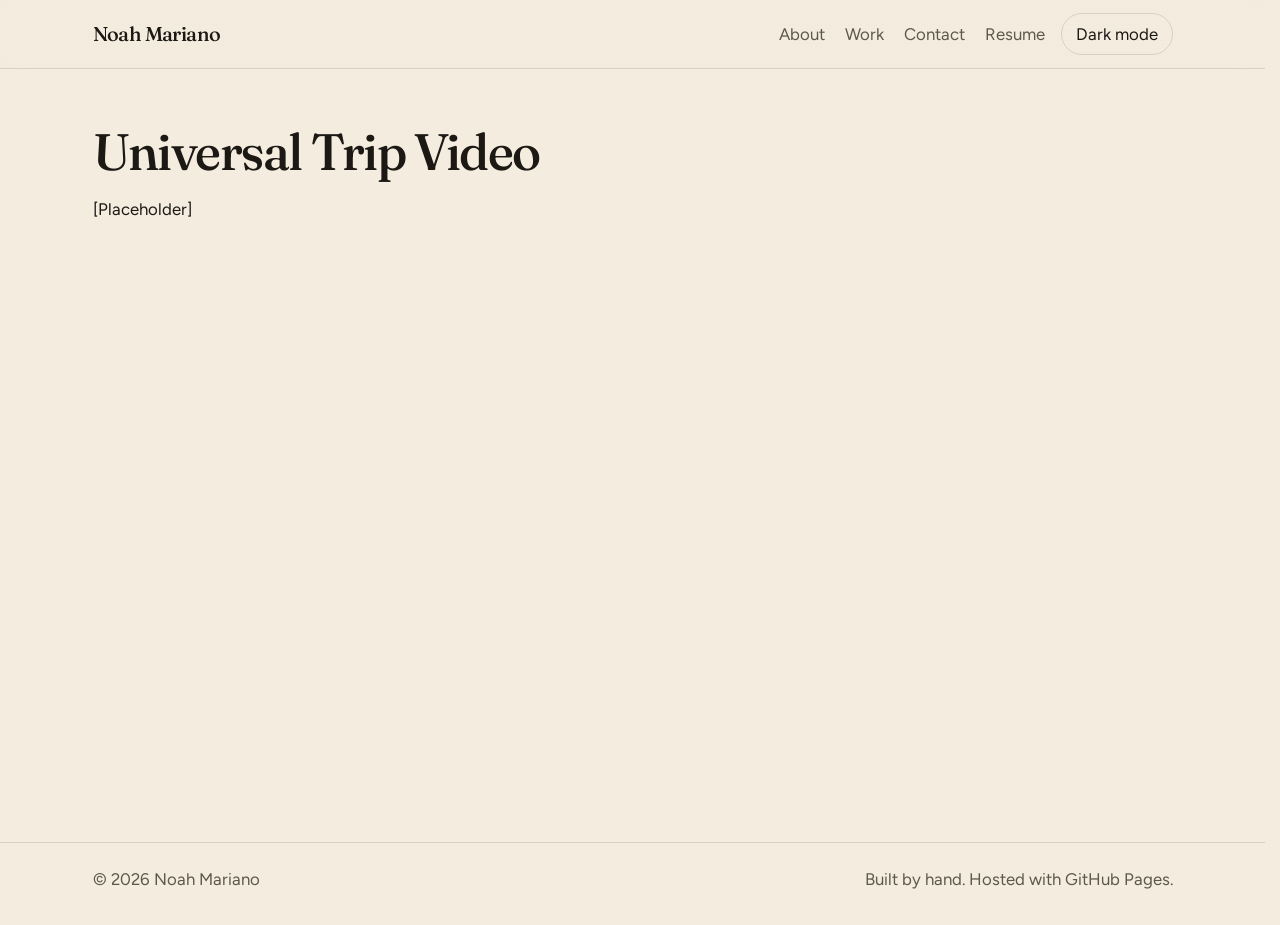
<file: projects/universal.html>
<!DOCTYPE html>
<html lang="en">
  <head>
    <meta charset="UTF-8">
    <meta name="viewport" content="width=device-width, initial-scale=1">
    <title>Universal Trip Video</title>
    <link rel="icon" href="../favicon.svg" type="image/svg+xml">
    <link rel="preconnect" href="https://fonts.googleapis.com">
    <link rel="preconnect" href="https://fonts.gstatic.com" crossorigin>
    <link href="https://fonts.googleapis.com/css2?family=Figtree:wght@400;500;600&family=Fraunces:opsz,wght@9..144,500;9..144,620&display=swap" rel="stylesheet">
    <link rel="stylesheet" href="../css/styles.css">
    <script>
      try {
        var savedTheme = localStorage.getItem("theme");
        var prefersDark = window.matchMedia("(prefers-color-scheme: dark)").matches;
        document.documentElement.dataset.theme = savedTheme || (prefersDark ? "dark" : "light");
      } catch (error) {
        document.documentElement.dataset.theme = "light";
      }
    </script>
  </head>
  <body>
    <a class="skip-link" href="#content">Skip to content</a>

    <header class="site-header">
      <div class="wrap header-inner">
        <a class="wordmark" href="../index.html">Noah Mariano</a>
        <nav id="site-nav" class="nav" data-nav aria-label="Sections">
          <a href="../index.html#about">About</a>
          <a href="../index.html#work">Work</a>
          <a href="../index.html#contact">Contact</a>
          <a href="../resume.html">Resume</a>
        </nav>
        <div class="header-actions">
          <button class="menu-toggle" type="button" data-menu-toggle aria-expanded="false" aria-controls="site-nav">
            Menu
          </button>
          <button class="theme-toggle" type="button" data-theme-toggle aria-pressed="false">
            Dark mode
          </button>
        </div>
      </div>
    </header>

    <main id="content" class="wrap section">
      <h2>Universal Trip Video</h2>
      <p>[Placeholder]</p>

      <div class="video">
        <iframe
            src="https://www.youtube.com/embed/P7ZGEO7PQYo"
            title="Hawaii Trip"
            allow="accelerometer; autoplay; clipboard-write; encrypted-media; gyroscope; picture-in-picture; web-share"
            allowfullscreen>
        </iframe>
      </div>
      
    </main>
    <footer class="site-footer">
      <div class="wrap footer-inner">
        <p>© <span data-year>2026</span> Noah Mariano</p>
        <p>Built by hand. Hosted with GitHub Pages.</p>
      </div>
    </footer>

    <script src="../js/main.js"></script>
  </body>
</html>
</file>
<file: css/styles.css>
/* Visual design for the portfolio. Change the variables below to recolor the whole site. */

:root {
  --paper: #f3ecdf;
  --ink: #1c1915;
  --muted: #5e574c;
  --line: #d9d0c0;
  --accent: #9c3418;
  --accent-soft: #f6d7cc;
  --on-accent: #fffaf3;
  --card: #fffaf3;
  --shadow: 0 16px 40px rgba(28, 25, 21, 0.08);
  --serif: "Fraunces", "Iowan Old Style", Palatino, serif;
  --sans: "Figtree", "Segoe UI", sans-serif;
  color-scheme: light;
}

[data-theme="dark"] {
  --paper: #141210;
  --ink: #f4ecdf;
  --muted: #c4b8a6;
  --line: #3a342c;
  --accent: #ff8a5b;
  --accent-soft: #3d261c;
  --on-accent: #1c1915;
  --card: #221f1b;
  --shadow: 0 16px 40px rgba(0, 0, 0, 0.35);
  color-scheme: dark;
}

*,
*::before,
*::after {
  box-sizing: border-box;
}

[hidden] {
  display: none !important;
}

html {
  scroll-behavior: smooth;
  scrollbar-gutter: stable;
}

body {
  margin: 0;
  background: var(--paper);
  color: var(--ink);
  font-family: var(--sans);
  font-size: 1.05rem;
  line-height: 1.6;
}

::selection {
  background: var(--accent-soft);
  color: var(--ink);
}

:focus-visible {
  outline: 2px solid var(--accent);
  outline-offset: 3px;
}

img,
svg {
  display: block;
  max-width: 100%;
}

a {
  color: inherit;
}

button {
  font: inherit;
  color: inherit;
}

code {
  font-family: Consolas, "Cascadia Code", monospace;
  font-size: 0.92em;
}

.skip-link {
  position: absolute;
  left: 1rem;
  top: -3rem;
  background: var(--ink);
  color: var(--paper);
  padding: 0.4rem 0.7rem;
  z-index: 20;
}

.skip-link:focus {
  top: 0.75rem;
}

.wrap {
  width: min(1080px, calc(100% - 2.5rem));
  margin-inline: auto;
}

.site-header {
  position: sticky;
  top: 0;
  z-index: 10;
  background: color-mix(in srgb, var(--paper) 88%, transparent);
  border-bottom: 1px solid var(--line);
  backdrop-filter: blur(14px);
}

.header-inner {
  display: flex;
  align-items: center;
  gap: 1rem;
  min-height: 4.25rem;
}

.wordmark {
  font-family: var(--serif);
  font-size: 1.25rem;
  text-decoration: none;
  margin-right: auto;
}

.header-actions {
  display: flex;
  align-items: center;
  gap: 0.5rem;
}

.nav {
  display: flex;
  gap: 1.25rem;
}

.nav a {
  text-decoration: none;
  color: var(--muted);
}

.nav a.is-current,
.nav a[aria-current="page"],
.nav a:hover {
  color: var(--ink);
}

.menu-toggle,
.theme-toggle,
.filter,
.button {
  border-radius: 999px;
  cursor: pointer;
}

.menu-toggle,
.theme-toggle,
.filter {
  border: 1px solid var(--line);
  background: transparent;
  padding: 0.4rem 0.85rem;
}

.menu-toggle {
  display: none;
}

.theme-toggle[aria-pressed="true"] {
  background: var(--ink);
  color: var(--paper);
  border-color: var(--ink);
}

.hero {
  padding: 1.5rem 0 2rem;
}

.hero-banner {
  position: relative;
  border-radius: 28px;
  overflow: hidden;
  border: 1px solid var(--line);
  aspect-ratio: 2.4 / 1;
  background: var(--card);
}

.banner-slide {
  position: absolute;
  inset: 0;
  width: 100%;
  height: 100%;
  object-fit: cover;
  opacity: 0;
  z-index: 0;
  transition: opacity 450ms ease;
}

.banner-3 {
  object-position: center 30%;
}

.banner-slide.is-active {
  opacity: 1;
  z-index: 1;
}

.banner-controls {
  position: absolute;
  z-index: 2;
  top: 0.85rem;
  left: 50%;
  transform: translateX(-50%);
  display: flex;
  align-items: center;
  gap: 0.35rem;
  padding: 0.25rem;
  border-radius: 999px;
  background: color-mix(in srgb, var(--paper) 88%, transparent);
  border: 1px solid var(--line);
}

.banner-arrow,
.banner-dot {
  border: 0;
  cursor: pointer;
  color: var(--ink);
}

.banner-arrow {
  width: 2rem;
  height: 2rem;
  border-radius: 999px;
  background: transparent;
  display: inline-flex;
  align-items: center;
  justify-content: center;
}

.banner-arrow:hover,
.banner-dot:hover {
  background: var(--accent-soft);
}

.banner-dots {
  display: flex;
  align-items: center;
  gap: 0.35rem;
}

.banner-dot {
  width: 1.4rem;
  height: 1.4rem;
  padding: 0;
  border-radius: 999px;
  background: transparent;
}

.banner-dot::before {
  content: "";
  display: block;
  width: 0.55rem;
  height: 0.55rem;
  margin: 0.425rem auto;
  border-radius: 999px;
  background: var(--muted);
}

.banner-dot.is-active::before {
  width: 1.15rem;
  background: var(--ink);
}

.portrait {
  width: 9.5rem;
  height: 11.5rem;
  object-fit: cover;
  border-radius: 22px;
  border: 4px solid var(--paper);
  box-shadow: var(--shadow);
  background: var(--card);
}

.hero-grid,
.split {
  display: grid;
  gap: 3rem;
  align-items: end;
}

.split {
  grid-template-columns: 1.4fr 0.8fr;
  align-items: start;
}

.hero-grid {
  position: relative;
  z-index: 1;
  grid-template-columns: auto minmax(0, 1.15fr) minmax(17.5rem, 0.9fr);
  gap: 1.25rem 1.75rem;
  align-items: start;
  margin-top: 1.35rem;
  padding-inline: 1.25rem;
}

.portrait {
  margin-top: -5.75rem;
}

.hero-grid .now-card {
  margin-top: -2.75rem;
}

.hero h1 {
  font-size: clamp(2.8rem, 6vw, 5rem);
}

h1,
h2,
.email,
.wordmark,
.card-cover {
  font-family: var(--serif);
  font-weight: 500;
  letter-spacing: -0.03em;
}

h1 {
  margin: 0.2rem 0 0.8rem;
  font-size: clamp(3.4rem, 8vw, 6.6rem);
  line-height: 0.92;
}

h2 {
  margin: 0 0 0.8rem;
  font-size: clamp(2rem, 4vw, 3.2rem);
  line-height: 1.05;
}

h3 {
  margin: 0 0 0.4rem;
  font-size: 1.35rem;
}

.eyebrow,
.index {
  margin: 0 0 0.7rem;
  color: var(--accent);
  font-size: 0.82rem;
  font-weight: 600;
  letter-spacing: 0.08em;
  text-transform: uppercase;
}

.lede,
.section-heading p,
.contact-panel > p {
  max-width: 38rem;
  color: var(--muted);
}

.hero-actions,
.email-row,
.filters,
.chips,
.link-list {
  display: flex;
  flex-wrap: wrap;
  gap: 0.7rem;
}

.hero-actions {
  margin-top: 1.5rem;
}

.button {
  display: inline-flex;
  align-items: center;
  text-decoration: none;
  padding: 0.7rem 1.1rem;
  border: 1px solid transparent;
}

.button-primary {
  background: var(--accent);
  color: var(--on-accent);
}

.button-secondary {
  background: transparent;
  border-color: var(--line);
}

.now-card,
.card,
.contact-panel {
  background: var(--card);
  border: 1px solid var(--line);
  box-shadow: var(--shadow);
}

.now-card {
  border-radius: 24px 8px 24px 8px;
  padding: 1.3rem 1.3rem 0.4rem;
}

.now-card dl {
  margin: 0;
}

.now-card div {
  display: grid;
  grid-template-columns: 5rem 1fr;
  gap: 0.75rem;
  padding: 0.85rem 0;
  border-top: 1px solid var(--line);
}

.now-card dt {
  color: var(--muted);
}

.now-card dd {
  margin: 0;
}

.section {
  padding: 3.5rem 0;
  scroll-margin-top: 5.5rem;
}

.section-heading {
  display: flex;
  justify-content: space-between;
  gap: 2rem;
  align-items: end;
  margin-bottom: 1.4rem;
}

.section-heading p {
  margin: 0 0 0.4rem;
}

.subhead {
  margin-top: 0.2rem;
}

.chips {
  list-style: none;
  padding: 0;
  margin: 1rem 0 0;
}

.chips li,
.filter.is-active {
  background: var(--ink);
  color: var(--paper);
  border-color: var(--ink);
}

.chips li {
  border-radius: 999px;
  padding: 0.35rem 0.8rem;
}

.filters {
  margin-bottom: 1.2rem;
}

.work-grid {
  display: grid;
  grid-template-columns: 1fr 1fr;
  gap: 1.1rem;
}

.card {
  display: block;
  color: inherit;
  text-decoration: none;
  border-radius: 22px;
  overflow: hidden;
  transition: transform 160ms ease, box-shadow 160ms ease;
}

.card:hover {
  transform: translateY(-4px);
}

.card-cover {
  min-height: 9.5rem;
  display: flex;
  align-items: flex-end;
  padding: 1rem 1.1rem;
  font-size: 2.6rem;
  line-height: 1;
  color: #fffaf3;
}

.tone-rust { background: linear-gradient(145deg, #9c3418, #e07a45); }
.tone-green { background: linear-gradient(145deg, #1d3f37, #3f8f78); }
.tone-ink { background: linear-gradient(145deg, #2a241c, #6b5e4e); }
.tone-gold {
  background: linear-gradient(145deg, #8a5a12, #e6c27a);
  color: #1c1915;
}

.card-body {
  padding: 1.1rem 1.15rem 1.25rem;
}

.card-body p {
  margin: 0 0 0.9rem;
  color: var(--muted);
}

.card-body p:last-child {
  margin-bottom: 0;
}

.empty-note {
  margin: 1rem 0 0;
  color: var(--muted);
}

.contact-panel {
  border-radius: 28px;
  padding: 2rem 1.5rem;
}

.email {
  font-size: clamp(1.6rem, 3vw, 2.4rem);
  text-decoration: none;
  overflow-wrap: anywhere;
}

.copy-status {
  min-height: 1.4rem;
  margin: 0.4rem 0 0;
  color: var(--accent);
}

.link-list {
  list-style: none;
  padding: 0;
  margin: 1.2rem 0 0;
}

.link-list a {
  color: var(--accent);
}

.resume-page {
  padding-top: 2.5rem;
}

.resume-frame {
  width: 100%;
  height: min(80vh, 960px);
  margin-top: 1.5rem;
  border: 1px solid var(--line);
  border-radius: 22px;
  background: var(--card);
}

.site-footer {
  border-top: 1px solid var(--line);
  padding: 1.4rem 0 2rem;
  color: var(--muted);
}

.footer-inner {
  display: flex;
  justify-content: space-between;
  gap: 1rem;
  flex-wrap: wrap;
}

.footer-inner p {
  margin: 0;
}

@media (max-width: 800px) {
  .hero-grid,
  .split,
  .work-grid,
  .section-heading {
    grid-template-columns: 1fr;
    display: grid;
  }

  .section-heading {
    gap: 0.4rem;
  }

  .hero {
    padding-top: 1.25rem;
  }

  .hero-grid {
    margin-top: 1rem;
    padding-inline: 0.35rem;
  }

  .portrait {
    width: 7.25rem;
    height: 8.75rem;
    margin-top: -3.75rem;
  }

  .hero-grid .now-card {
    margin-top: 0;
  }

  .menu-toggle {
    display: inline-flex;
  }

  .header-inner {
    position: static;
  }

  .nav {
    display: none;
    position: absolute;
    top: 100%;
    left: 0;
    right: 0;
    flex-direction: column;
    gap: 0.2rem;
    padding: 0.7rem 1.25rem 1rem;
    background: var(--paper);
    border-bottom: 1px solid var(--line);
  }

  .nav.is-open {
    display: flex;
  }
}

@media (prefers-reduced-motion: reduce) {
  html {
    scroll-behavior: auto;
  }

  .card {
    transition: none;
  }

  .card:hover {
    transform: none;
  }

  .banner-slide {
    transition: none;
  }
}

.video {
  position: relative;
  width: 100%;
  max-width: 960px;
  aspect-ratio: 16 / 9;
  margin-top: 1.5rem;
}
.video iframe {
  position: absolute;
  inset: 0;
  width: 100%;
  height: 100%;
  border: 0;
  border-radius: 22px;
}

.project-figure {
  margin: 1.5rem 0 0;
}

.project-figure img {
  width: 100%;
  border: 1px solid var(--line);
  border-radius: 22px;
  background: var(--card);
}

.project-figure figcaption {
  margin-top: 0.55rem;
  color: var(--muted);
  font-size: 0.92rem;
}

.itc {
  width: 100%;
  max-width: 42rem;
  margin-inline: auto;
}
</file>
